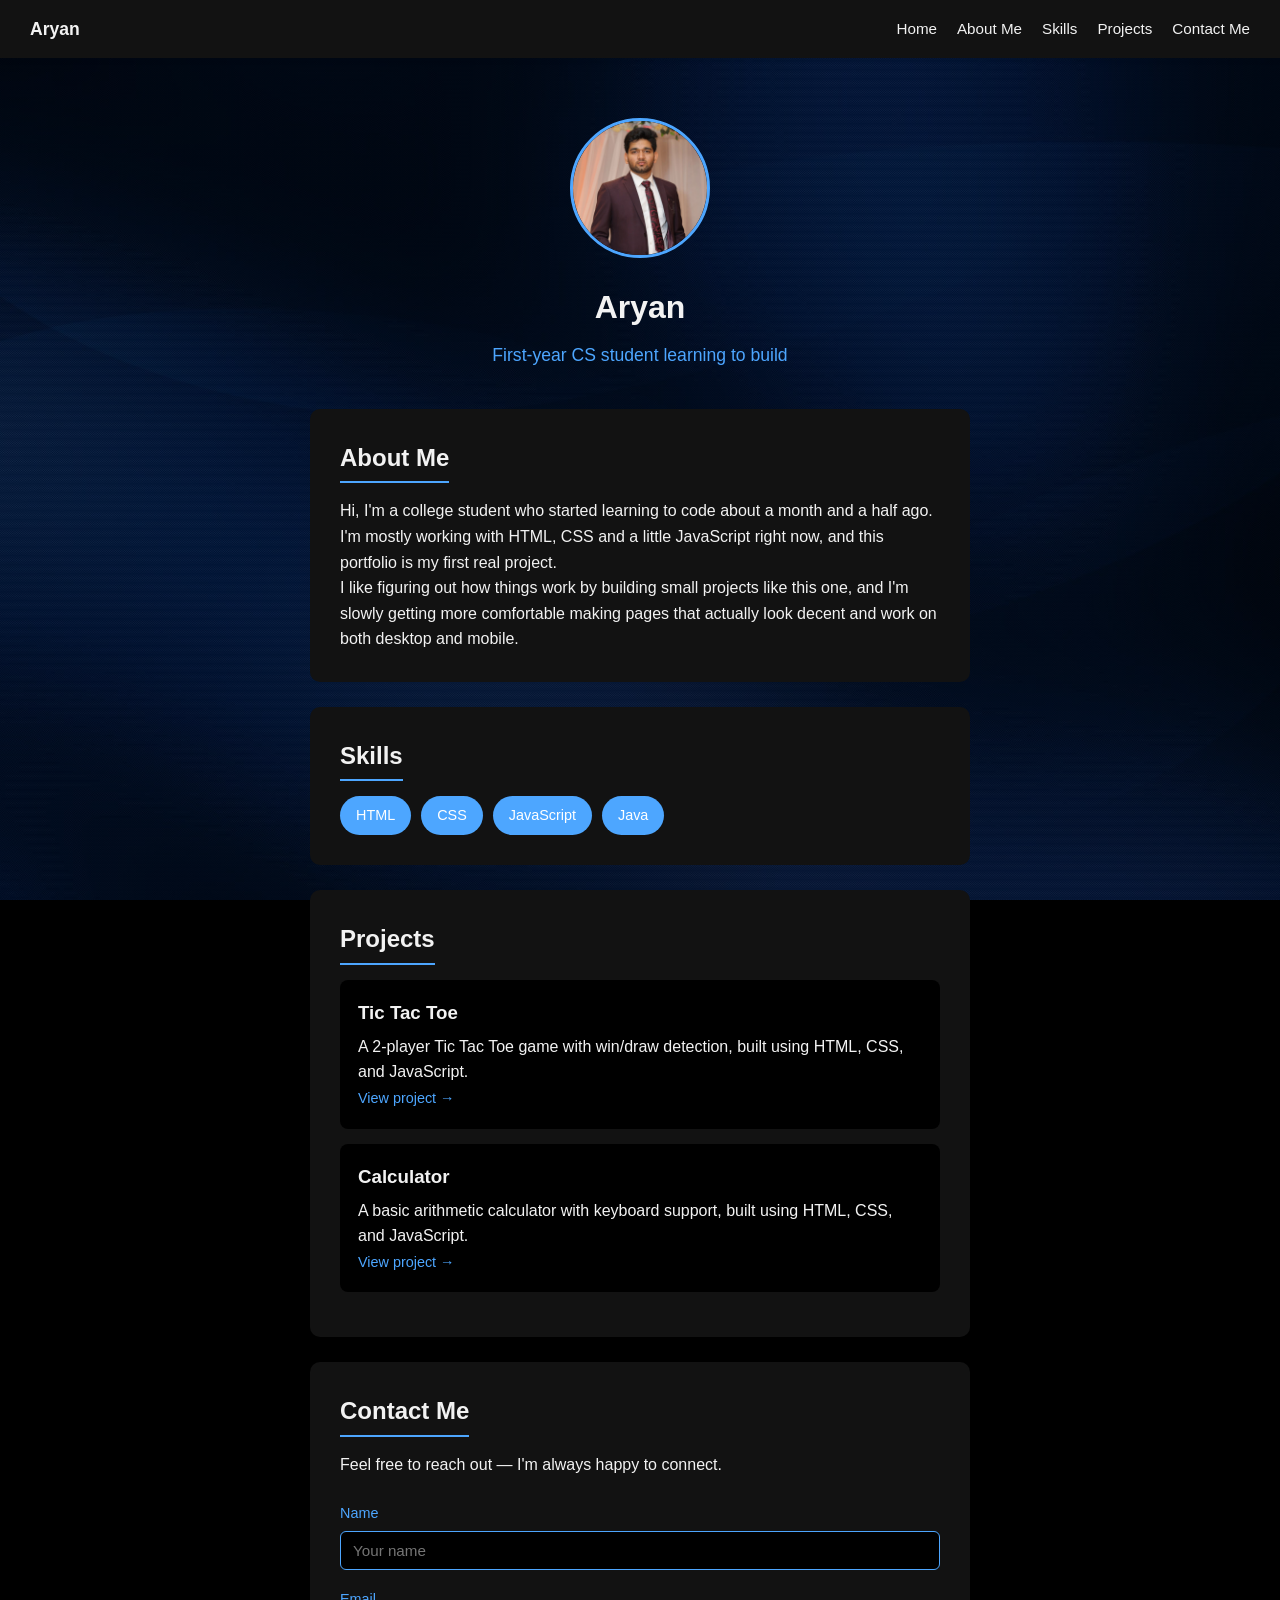
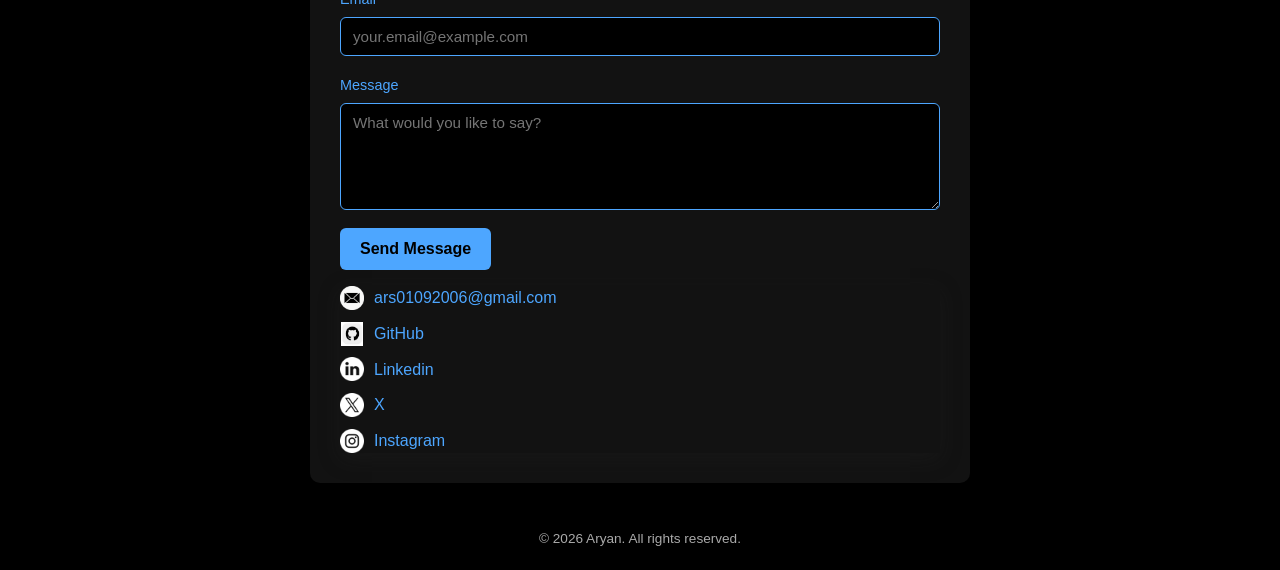
<file: index.html>
<!DOCTYPE html>
<html lang="en">
<head>
  <meta charset="UTF-8">
  <meta name="viewport" content="width=device-width, initial-scale=1.0">
  <title>Aryan | Portfolio</title>
  <link rel="icon" type="image/jpeg" href="WhatsApp_Image_2026-09-28_at_01.01.02.jpeg">
  <link rel="stylesheet" href="style.css">
</head>
<body>

  <nav class="navbar">
    <a href="#home" class="nav-brand">Aryan</a>
    <ul class="nav-links">
      <li><a href="#home">Home</a></li>
      <li><a href="#about">About Me</a></li>
      <li><a href="#skills">Skills</a></li>
      <li><a href="#projects">Projects</a></li>
      <li><a href="#contact">Contact Me</a></li>
    </ul>
  </nav>

  <header id="home" class="hero">
    <img src="WhatsApp_Image_2026-09-28_at_01.01.02.jpeg" alt="My photo" class="avatar">
    <h1>Aryan</h1>
    <p class="tagline">First-year CS student learning to build</p>
  </header>

  <main>

    <section id="about" class="section">
      <h2>About Me</h2>
      <p>
        Hi, I'm a college student who started learning to code about a month
        and a half ago. I'm mostly working with HTML, CSS and a little
        JavaScript right now, and this portfolio is my first real project.
      </p>
      <p>
        I like figuring out how things work by building small projects like
        this one, and I'm slowly getting more comfortable making pages that
        actually look decent and work on both desktop and mobile.
      </p>
    </section>

    <section id="skills" class="section">
      <h2>Skills</h2>
      <ul class="skills-list">
        <li>HTML</li>
        <li>CSS</li>
        <li>JavaScript</li>
        <li>Java</li>
      </ul>
    </section>

    <section id="projects" class="section">
      <h2>Projects</h2>
      <div class="project-card">
        <h3>Tic Tac Toe</h3>
        <p>A 2-player Tic Tac Toe game with win/draw detection, built using HTML, CSS, and JavaScript.</p>
        <a href="https://aryan0110-ai.github.io/Portfolio/Project1-TicTacToe/index.html" target="_blank" rel="noopener">View project →</a>
      </div>
      <div class="project-card">
        <h3>Calculator</h3>
        <p>A basic arithmetic calculator with keyboard support, built using HTML, CSS, and JavaScript.</p>
        <a href="https://aryan0110-ai.github.io/Portfolio/Project2-Calculator/index.html" target="_blank" rel="noopener">View project →</a>
      </div>
    </section>

   <section id="contact" class="section">
      <h2>Contact Me</h2>
      <p>Feel free to reach out — I'm always happy to connect.</p>
      
 
      <form class="contact-form">
        <label for="name">Name</label>
        <input type="text" id="name" name="name" placeholder="Your name" required>
 
        <label for="email">Email</label>
        <input type="email" id="email" name="email" placeholder="your.email@example.com" required>
 
        <label for="message">Message</label>
        <textarea id="message" name="message" rows="5" placeholder="What would you like to say?" required></textarea>
 
        <button type="submit">Send Message</button>
      </form>
      <div class="contact-links">
        <a href="ars01092006@gmail.com"><img src="mail-logo.png" alt="Email"> ars01092006@gmail.com</a>
        <a href="https://github.com/aryan0110-ai" target="_blank" rel="noopener"> <img src="github-logo.jpg" alt="GitHub"> GitHub</a>
        <a href="www.linkedin.com/in/aryan-bb167b41b" target="_blank" rel="noopener"><img src="linkedin-logo.png" alt="LinkedIn"> Linkedin</a>
         <a href="https://x.com/Aryan0110ai" target="_blank" rel="noopener"><img src="x-logo.png" alt="X"> X</a>
        <a href="https://www.instagram.com/arya_n010906/" target="_blank" rel="noopener"><img src="insta.png" alt="Instagram"> Instagram</a>
      </div>
    </section>
  </main>

  <footer>
    <p> &copy; 2026 Aryan. All rights reserved.</p>
  </footer>

</body>
</html>
</file>
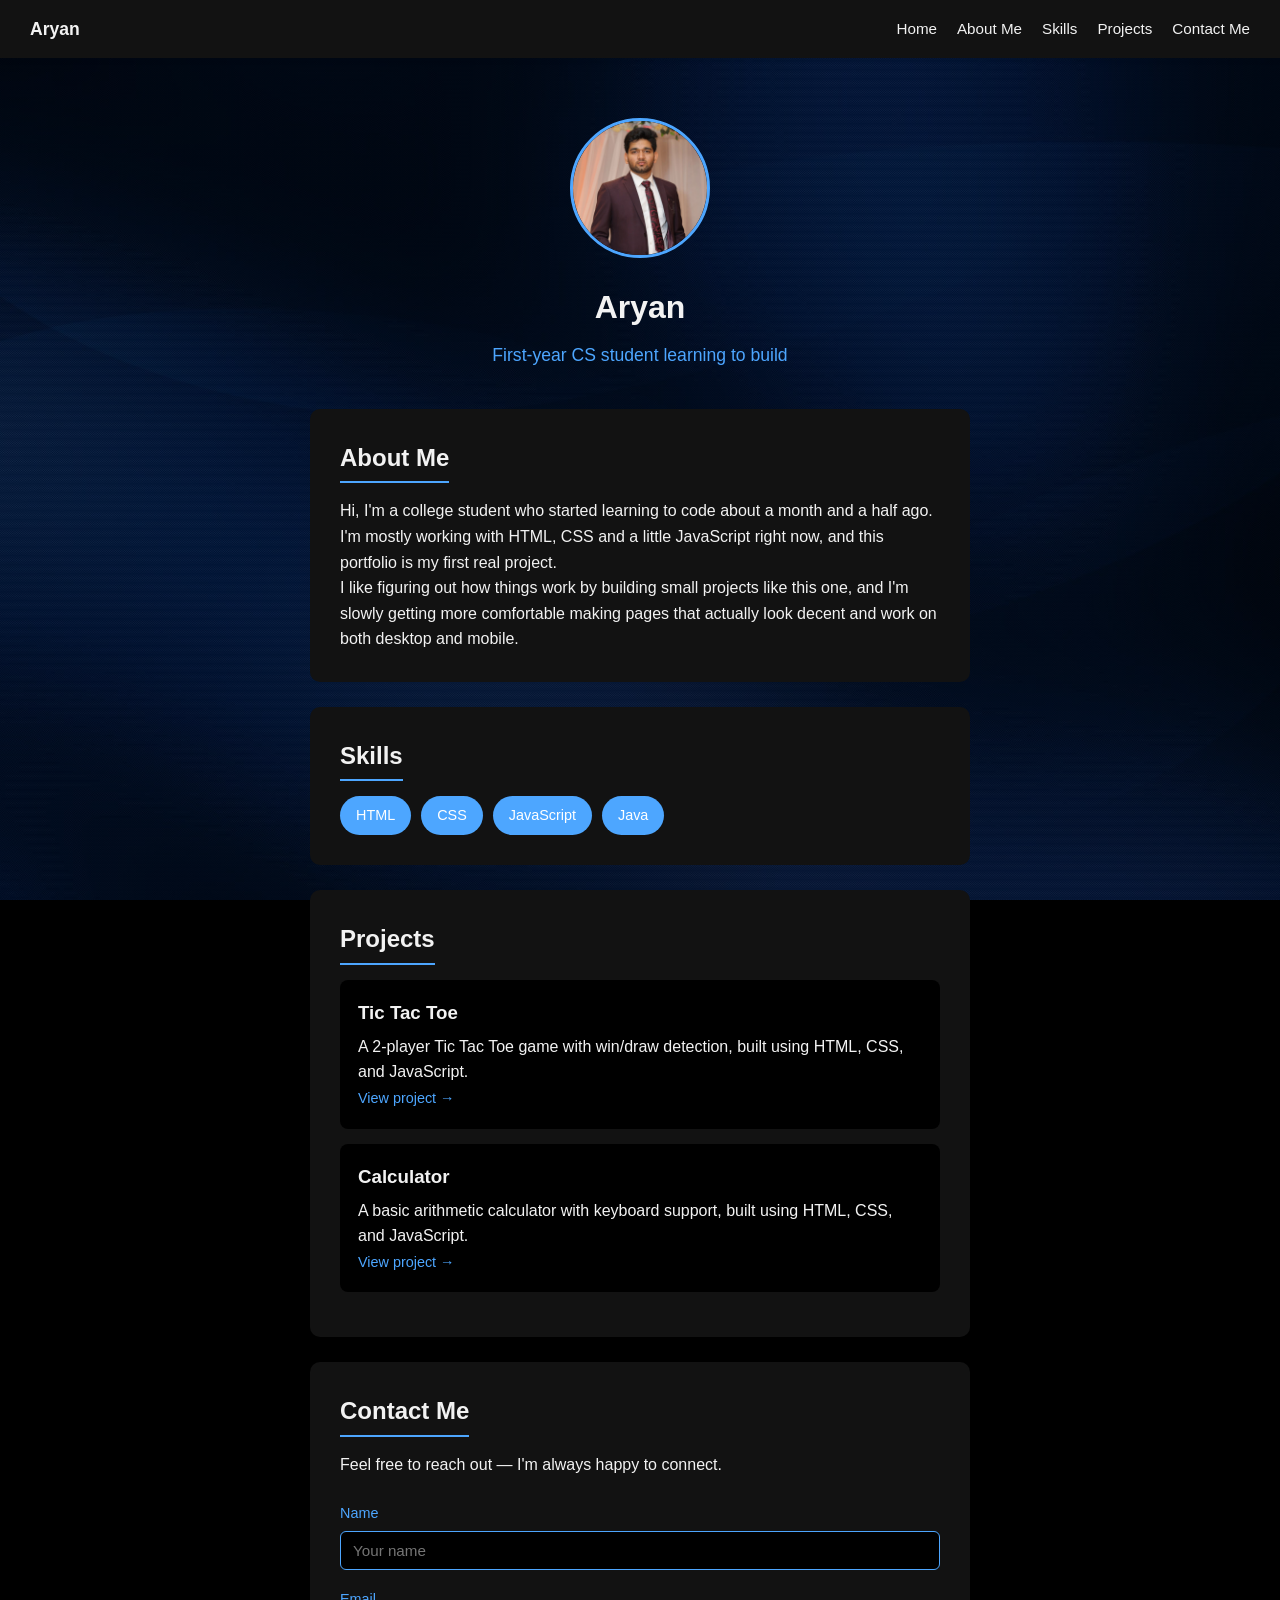
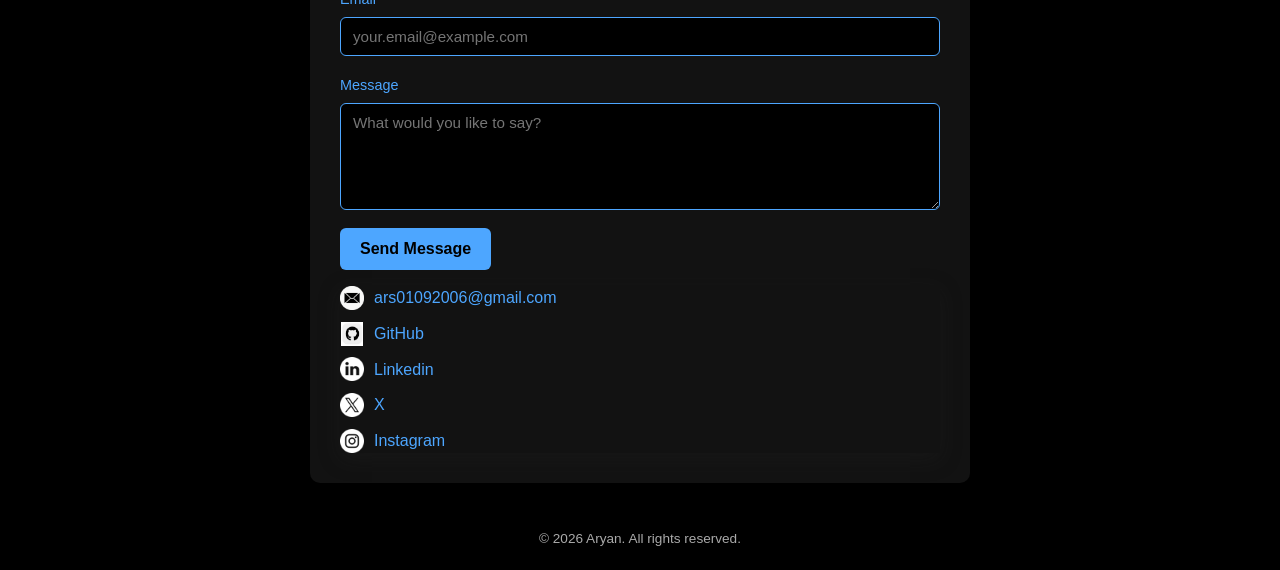
<file: Index.html>
<!DOCTYPE html>
<html lang="en">
<head>
  <meta charset="UTF-8">
  <meta name="viewport" content="width=device-width, initial-scale=1.0">
  <title>Aryan | Portfolio</title>
  <link rel="icon" type="image/jpeg" href="WhatsApp Image 2026-09-28 at 01.01.02.jpeg">
  <link rel="stylesheet" href="style.css">
</head>
<body>

  <nav class="navbar">
    <a href="#home" class="nav-brand">Aryan</a>
    <ul class="nav-links">
      <li><a href="#home">Home</a></li>
      <li><a href="#about">About Me</a></li>
      <li><a href="#skills">Skills</a></li>
      <li><a href="#projects">Projects</a></li>
      <li><a href="#contact">Contact Me</a></li>
    </ul>
  </nav>

  <header id="home" class="hero">
    <img src="WhatsApp Image 2026-09-28 at 01.01.02.jpeg" alt="My photo" class="avatar">
    <h1>Aryan</h1>
    <p class="tagline">First-year CS student learning to build</p>
  </header>

  <main>

    <section id="about" class="section">
      <h2>About Me</h2>
      <p>
        Hi, I'm a college student who started learning to code about a month
        and a half ago. I'm mostly working with HTML, CSS and a little
        JavaScript right now, and this portfolio is my first real project.
      </p>
      <p>
        I like figuring out how things work by building small projects like
        this one, and I'm slowly getting more comfortable making pages that
        actually look decent and work on both desktop and mobile.
      </p>
    </section>

    <section id="skills" class="section">
      <h2>Skills</h2>
      <ul class="skills-list">
        <li>HTML</li>
        <li>CSS</li>
        <li>JavaScript</li>
        <li>Java</li>
      </ul>
    </section>

    <section id="projects" class="section">
      <h2>Projects</h2>
      <div class="project-card">
        <h3>Tic Tac Toe</h3>
        <p>A 2-player Tic Tac Toe game with win/draw detection, built using HTML, CSS, and JavaScript.</p>
        <a href="/Users/aryan/Documents/Web Dev 101/Web Dev 101 Term 1 Project/Project1/index.html" target="_blank" rel="noopener">View project →</a>
      </div>
      <div class="project-card">
        <h3>Calculator</h3>
        <p>A basic arithmetic calculator with keyboard support, built using HTML, CSS, and JavaScript.</p>
        <a href="/Users/aryan/Documents/Web Dev 101/Web Dev 101 Term 1 Project/Project2/index.html" target="_blank" rel="noopener">View project →</a>
      </div>
    </section>

   <section id="contact" class="section">
      <h2>Contact Me</h2>
      <p>Feel free to reach out — I'm always happy to connect.</p>
      
 
      <form class="contact-form">
        <label for="name">Name</label>
        <input type="text" id="name" name="name" placeholder="Your name" required>
 
        <label for="email">Email</label>
        <input type="email" id="email" name="email" placeholder="your.email@example.com" required>
 
        <label for="message">Message</label>
        <textarea id="message" name="message" rows="5" placeholder="What would you like to say?" required></textarea>
 
        <button type="submit">Send Message</button>
      </form>
      <div class="contact-links">
        <a href="ars01092006@gmail.com"><img src="mail-logo.png" alt="Email"> ars01092006@gmail.com</a>
        <a href="https://github.com/aryan0110-ai" target="_blank" rel="noopener"> <img src="github-logo.jpg" alt="GitHub"> GitHub</a>
        <a href="www.linkedin.com/in/aryan-bb167b41b" target="_blank" rel="noopener"><img src="linkedin-logo.png" alt="LinkedIn"> Linkedin</a>
         <a href="https://x.com/Aryan0110ai" target="_blank" rel="noopener"><img src="x-logo.png" alt="X"> X</a>
        <a href="https://www.instagram.com/arya_n010906/" target="_blank" rel="noopener"><img src="insta.png" alt="Instagram"> Instagram</a>
      </div>
    </section>
  </main>

  <footer>
    <p> &copy; 2026 Aryan. All rights reserved.</p>
  </footer>

</body>
</html>
</file>
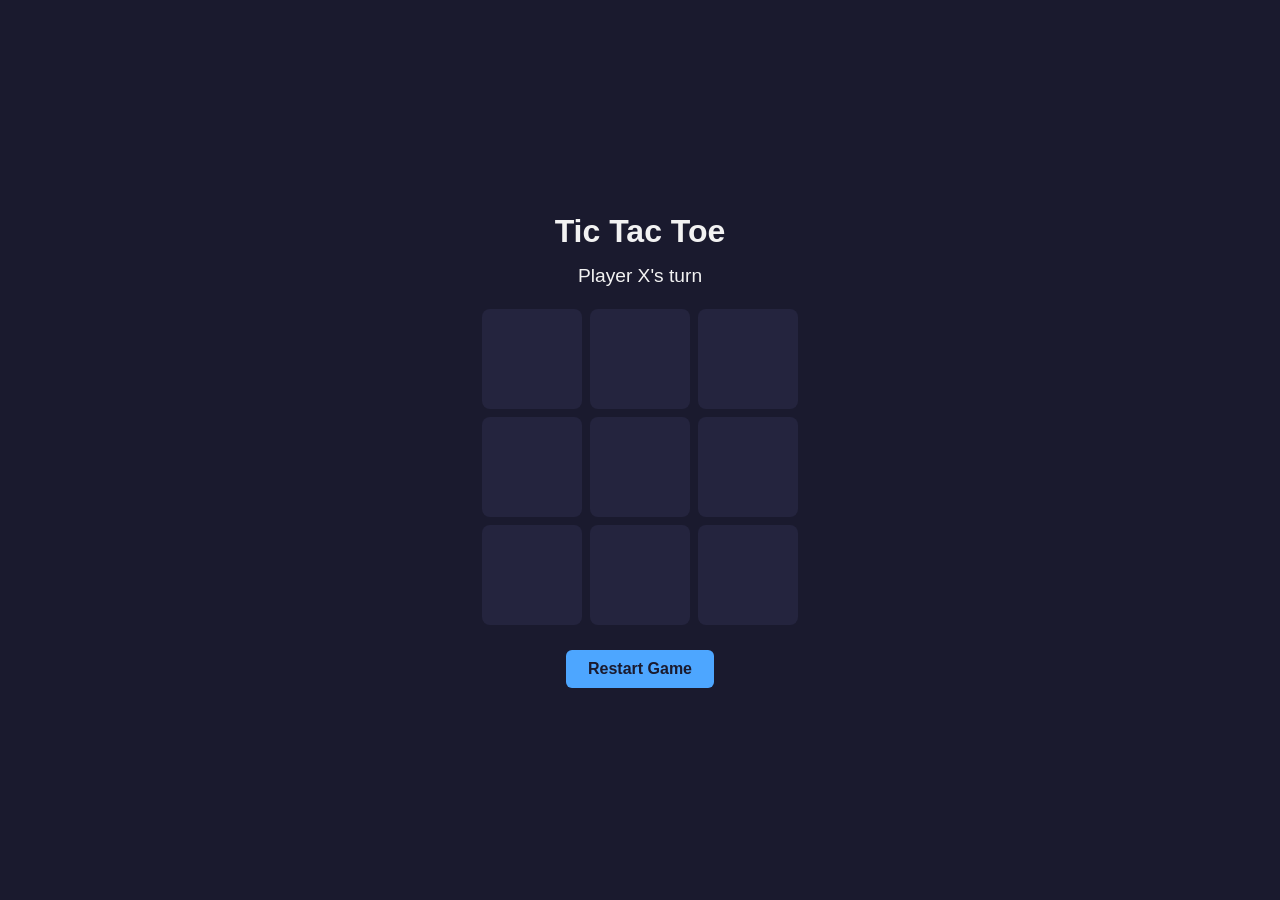
<file: Project1-TicTacToe/Index.html>
<!DOCTYPE html>
<html lang="en">
<head>
  <meta charset="UTF-8">
  <meta name="viewport" content="width=device-width, initial-scale=1.0">
  <title>Tic Tac Toe</title>
  <link rel="stylesheet" href="Project1.css">
</head>
<body>

  <div class="game">
    <h1>Tic Tac Toe</h1>

    <p id="status">Player X's turn</p>

    <div class="board" id="board">
      <div class="cell" data-index="0"></div>
      <div class="cell" data-index="1"></div>
      <div class="cell" data-index="2"></div>
      <div class="cell" data-index="3"></div>
      <div class="cell" data-index="4"></div>
      <div class="cell" data-index="5"></div>
      <div class="cell" data-index="6"></div>
      <div class="cell" data-index="7"></div>
      <div class="cell" data-index="8"></div>
    </div>

    <button id="resetBtn">Restart Game</button>
  </div>

  <script src="Project1.js"></script>
</body>
</html>
</file>
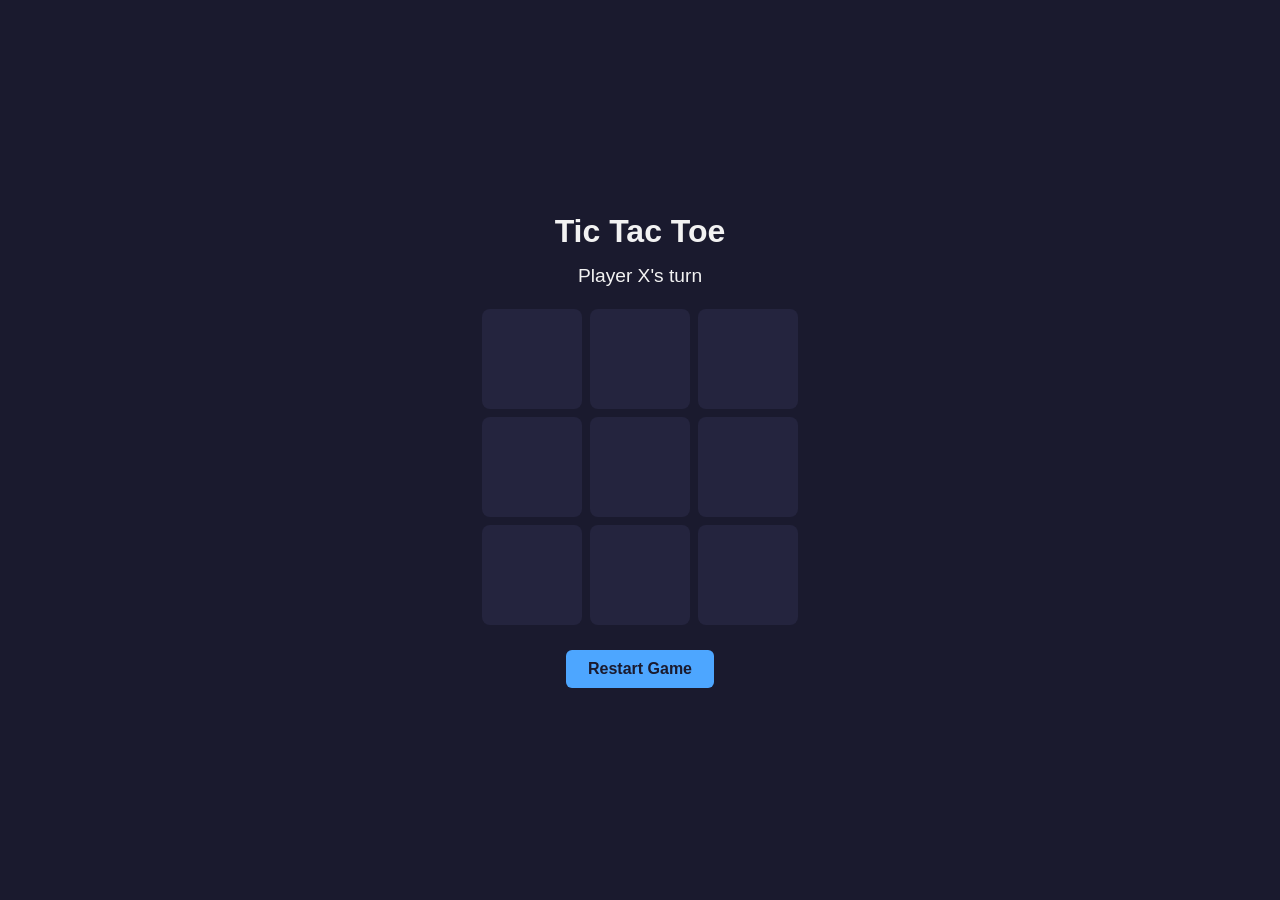
<file: Project1-TicTacToe/index.html>
<!DOCTYPE html>
<html lang="en">
<head>
  <meta charset="UTF-8">
  <meta name="viewport" content="width=device-width, initial-scale=1.0">
  <title>Tic Tac Toe</title>
  <link rel="stylesheet" href="Project1.css">
</head>
<body>

  <div class="game">
    <h1>Tic Tac Toe</h1>

    <p id="status">Player X's turn</p>

    <div class="board" id="board">
      <div class="cell" data-index="0"></div>
      <div class="cell" data-index="1"></div>
      <div class="cell" data-index="2"></div>
      <div class="cell" data-index="3"></div>
      <div class="cell" data-index="4"></div>
      <div class="cell" data-index="5"></div>
      <div class="cell" data-index="6"></div>
      <div class="cell" data-index="7"></div>
      <div class="cell" data-index="8"></div>
    </div>

    <button id="resetBtn">Restart Game</button>
  </div>

  <script src="Project1.js"></script>
</body>
</html>
</file>
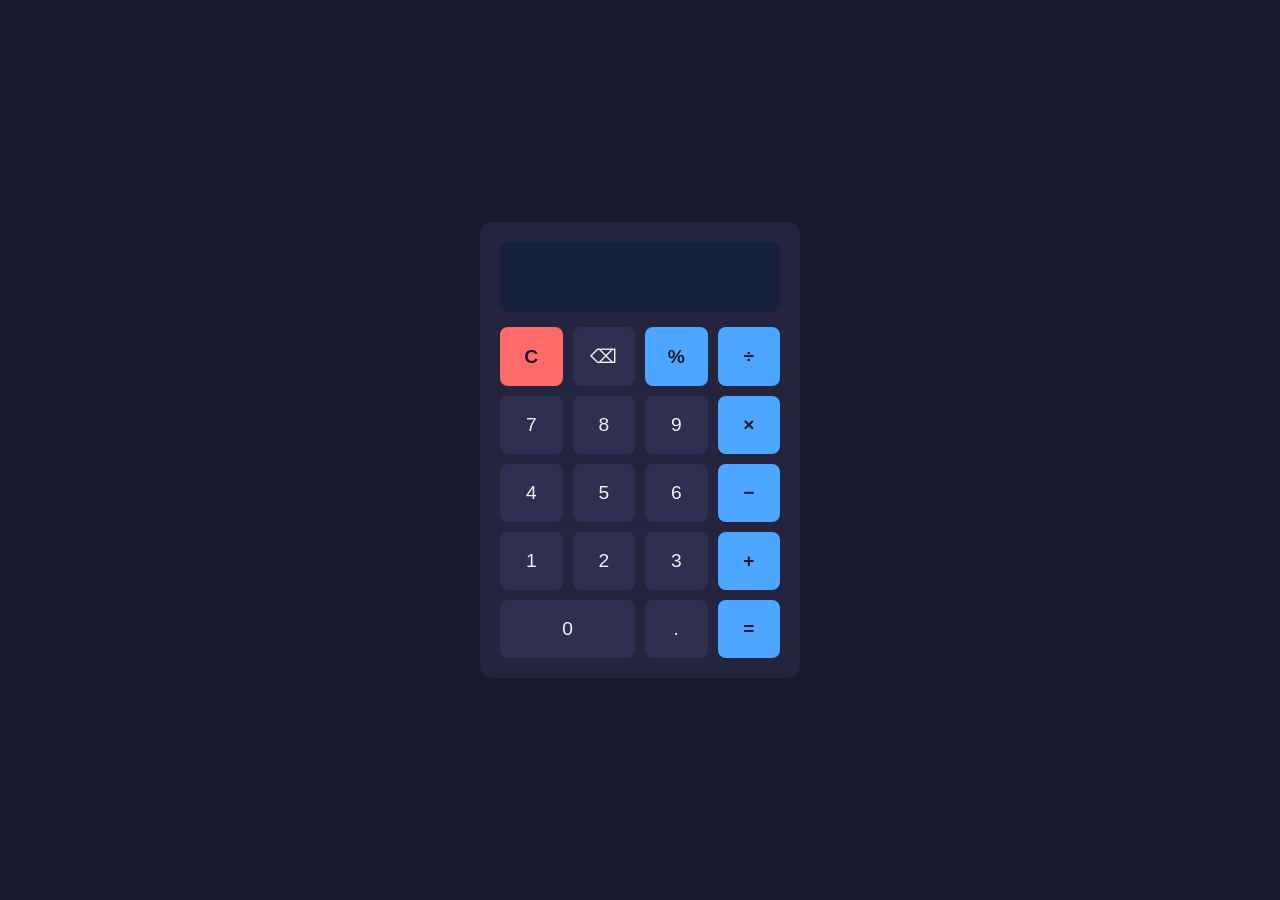
<file: Project2-Calculator/Index.html>
<!DOCTYPE html>
<html lang="en">
<head>
  <meta charset="UTF-8">
  <meta name="viewport" content="width=device-width, initial-scale=1.0">
  <title>Calculator</title>
  <link rel="stylesheet" href="Project2.css">
</head>
<body>

  <div class="calculator">
    <input type="text" id="display" disabled>

    <div class="buttons">
      <button class="btn clear" data-action="clear">C</button>
      <button class="btn" data-action="delete">⌫</button>
      <button class="btn operator" data-value="%">%</button>
      <button class="btn operator" data-value="/">÷</button>

      <button class="btn" data-value="7">7</button>
      <button class="btn" data-value="8">8</button>
      <button class="btn" data-value="9">9</button>
      <button class="btn operator" data-value="*">×</button>

      <button class="btn" data-value="4">4</button>
      <button class="btn" data-value="5">5</button>
      <button class="btn" data-value="6">6</button>
      <button class="btn operator" data-value="-">−</button>

      <button class="btn" data-value="1">1</button>
      <button class="btn" data-value="2">2</button>
      <button class="btn" data-value="3">3</button>
      <button class="btn operator" data-value="+">+</button>

      <button class="btn zero" data-value="0">0</button>
      <button class="btn" data-value=".">.</button>
      <button class="btn equals" data-action="calculate">=</button>
    </div>
  </div>

  <script src="Project2.js"></script>
</body>
</html>
</file>
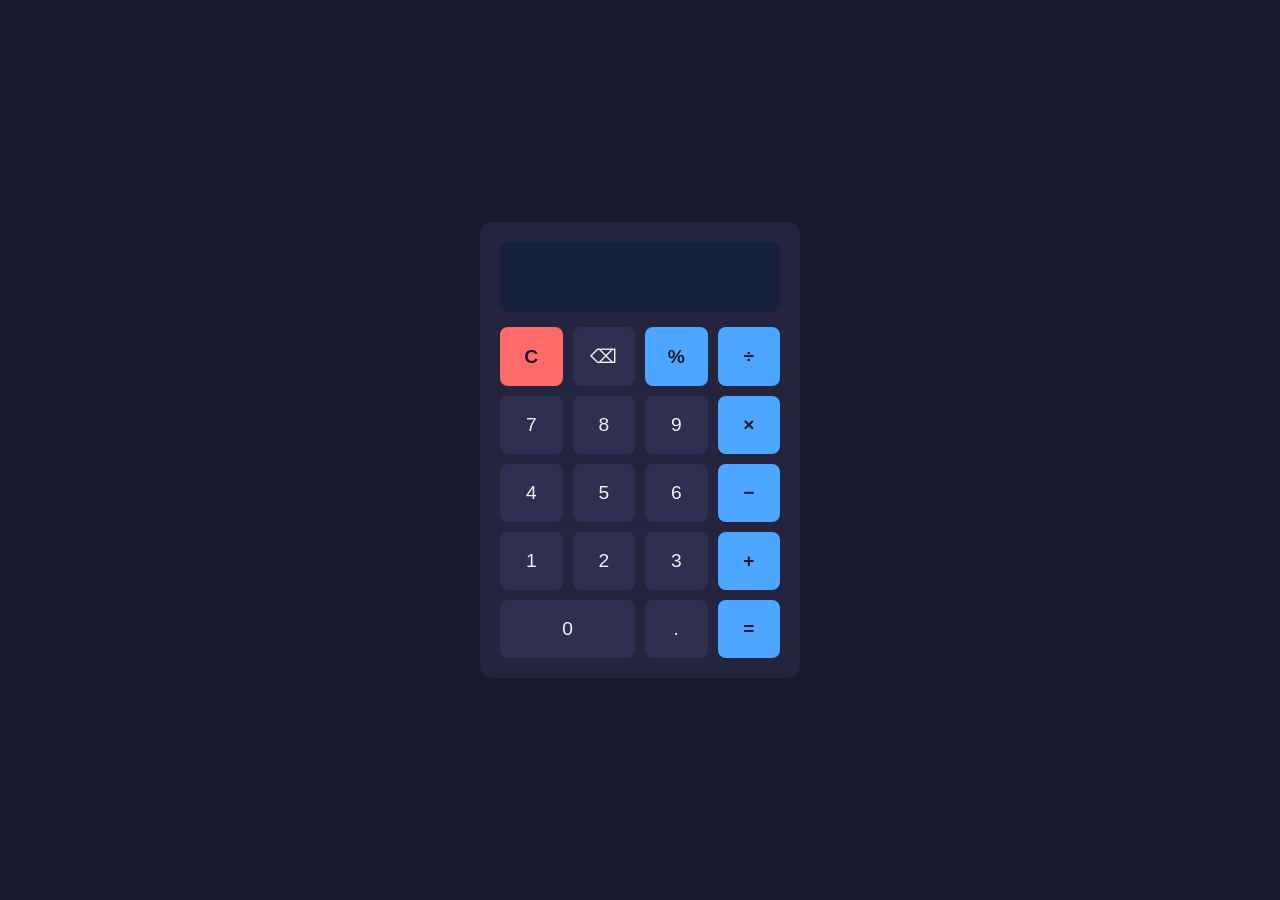
<file: Project2-Calculator/index.html>
<!DOCTYPE html>
<html lang="en">
<head>
  <meta charset="UTF-8">
  <meta name="viewport" content="width=device-width, initial-scale=1.0">
  <title>Calculator</title>
  <link rel="stylesheet" href="Project2.css">
</head>
<body>

  <div class="calculator">
    <input type="text" id="display" disabled>

    <div class="buttons">
      <button class="btn clear" data-action="clear">C</button>
      <button class="btn" data-action="delete">⌫</button>
      <button class="btn operator" data-value="%">%</button>
      <button class="btn operator" data-value="/">÷</button>

      <button class="btn" data-value="7">7</button>
      <button class="btn" data-value="8">8</button>
      <button class="btn" data-value="9">9</button>
      <button class="btn operator" data-value="*">×</button>

      <button class="btn" data-value="4">4</button>
      <button class="btn" data-value="5">5</button>
      <button class="btn" data-value="6">6</button>
      <button class="btn operator" data-value="-">−</button>

      <button class="btn" data-value="1">1</button>
      <button class="btn" data-value="2">2</button>
      <button class="btn" data-value="3">3</button>
      <button class="btn operator" data-value="+">+</button>

      <button class="btn zero" data-value="0">0</button>
      <button class="btn" data-value=".">.</button>
      <button class="btn equals" data-action="calculate">=</button>
    </div>
  </div>

  <script src="Project2.js"></script>
</body>
</html>
</file>
<file: style.css>
html {
  scroll-behavior: smooth;
}
.hero,
.section {
  scroll-margin-top: 70px; /* roughly the navbar's height */
}
:root {
  --bg: #000000;
  --text: #f2f2f2;
  --accent: #4da6ff;
  --card-bg: #121212;
}

body {
  background-color: #000;
  background-image:
    linear-gradient(rgba(0, 0, 0, 0.7), rgba(0, 0, 0, 0.7)),
    url("1GcNkBU.jpg");
  background-size: cover;
  background-position: center;
  background-attachment: fixed;
}

/* Reset-ish basics */
* {
  margin: 0;
  padding: 0;
  box-sizing: border-box;
}

body {
  font-family: 'Segoe UI', Arial, sans-serif;
  background-color: var(--bg);
  color: var(--text);
  line-height: 1.6;
}

/* nav bar */
.navbar {
  position: sticky;
  top: 0;
  display: flex;
  justify-content: space-between;
  align-items: center;
  background-color: var(--card-bg);
  padding: 15px 30px;
  box-shadow: 0 2px 6px rgba(0, 0, 0, 0.08);
  z-index: 10;
}

.nav-brand {
  font-weight: bold;
  color: var(--text);
  text-decoration: none;
  font-size: 1.1rem;
}

.nav-links {
  list-style: none;
  display: flex;
  gap: 20px;
}

.nav-links a {
  color: var(--text);
  text-decoration: none;
  font-size: 0.95rem;
}

.nav-links a:hover {
  color: var(--accent);
}

/* Hero section */
.hero {
  text-align: center;
  padding: 60px 20px 40px;
}

.avatar {
  width: 140px;
  height: 140px;
  border-radius: 50%;
  object-fit: cover;
  border: 3px solid var(--accent);
  margin-bottom: 16px;
}

.hero h1 {
  font-size: 2rem;
  margin-bottom: 8px;
}

.tagline {
  color: var(--accent);
  font-size: 1.1rem;
}

/* Section layout */
main {
  max-width: 700px;
  margin: 0 auto;
  padding: 0 20px;
}

.section {
  background-color: var(--card-bg);
  border-radius: 10px;
  padding: 30px;
  margin-bottom: 25px;
}

.section h2 {
  margin-bottom: 15px;
  border-bottom: 2px solid var(--accent);
  display: inline-block;
  padding-bottom: 4px;
}

/* Skills */
.skills-list {
  list-style: none;
  display: flex;
  flex-wrap: wrap;
  gap: 10px;
}

.skills-list li {
  background-color: var(--accent);
  color: #fff;
  padding: 8px 16px;
  border-radius: 20px;
  font-size: 0.9rem;
}

/* Project */
.project-card {
  background-color: var(--bg);
  border-radius: 8px;
  padding: 18px;
  margin-bottom: 15px;
}

.project-card h3 {
  margin-bottom: 6px;
}

.project-card a {
  color: var(--accent);
  text-decoration: none;
  font-size: 0.9rem;
}

/* Contact links */
.contact-links {
  display: flex;
  flex-direction: column;
  gap: 10px;
  margin-top: 15px;
  box-shadow: 0 6px 20px #26262640;
}

.contact-links a {
  display: flex;
  align-items: center;
  gap: 10px;
  color: var(--accent);
  text-decoration: none;
} 

.contact-links img {
  width: 24px;
  height: 24px;
  object-fit: contain;
}

.contact-links a:hover {
  text-decoration: underline;
  transform: translateY(-3px);
}

/* Contact form */
.contact-form {
  display: flex;
  flex-direction: column;
  gap: 6px;
  margin-top: 25px;
}
 
.contact-form label {
  font-size: 0.9rem;
  color: var(--accent);
}
 
.contact-form input,
.contact-form textarea {
  background-color: var(--bg);
  color: var(--text);
  border: 1px solid var(--accent);
  border-radius: 6px;
  padding: 10px 12px;
  font-family: inherit;
  font-size: 0.95rem;
  margin-bottom: 12px;
  resize: vertical;
}
 
.contact-form input:focus,
.contact-form textarea:focus {
  outline: none;
  border-color: var(--accent);
  box-shadow: 0 0 0 2px var(--accent);
}
 
.contact-form button {
  background-color: var(--accent);
  color: var(--bg);
  border: none;
  border-radius: 6px;
  padding: 12px 20px;
  font-size: 1rem;
  font-weight: bold;
  cursor: pointer;
  align-self: flex-start;
}
 
.contact-form button:hover {
  opacity: 0.9;
}
 
/* Footer */
footer {
  text-align: center;
  padding: 20px;
  font-size: 0.85rem;
  opacity: 0.7;
}

/* media */
@media (max-width: 768px) {
  .navbar {
    flex-direction: column;
    gap: 10px;
    padding: 15px;
  }

  .nav-links {
    flex-wrap: wrap;
    justify-content: center;
    gap: 12px;
  }

  .hero h1 {
    font-size: 1.6rem;
  }

  .section {
    padding: 20px;
  }
}
</file>
<file: Project1-TicTacToe/Project1.css>
* {
  margin: 0;
  padding: 0;
  box-sizing: border-box;
}

body {
  min-height: 100vh;
  display: flex;
  align-items: center;
  justify-content: center;
  background-color: #1a1a2e;
  font-family: 'Segoe UI', Arial, sans-serif;
  color: #f2f2f2;
}

.game {
  text-align: center;
}

h1 {
  margin-bottom: 15px;
}

#status {
  margin-bottom: 20px;
  font-size: 1.2rem;
  min-height: 1.5rem;
}

.board {
  display: grid;
  grid-template-columns: repeat(3, 100px);
  grid-template-rows: repeat(3, 100px);
  gap: 8px;
  margin: 0 auto 25px;
  width: fit-content;
}

.cell {
  background-color: #24243e;
  border-radius: 8px;
  display: flex;
  align-items: center;
  justify-content: center;
  font-size: 2.5rem;
  font-weight: bold;
  cursor: pointer;
  user-select: none;
}

.cell:hover {
  background-color: #2f2f52;
}

.cell.x {
  color: #4da6ff;
}

.cell.o {
  color: #ff6b6b;
}

.cell.win {
  background-color: #3a6ea5;
}

button#resetBtn {
  background-color: #4da6ff;
  color: #1a1a2e;
  border: none;
  border-radius: 6px;
  padding: 10px 22px;
  font-size: 1rem;
  font-weight: bold;
  cursor: pointer;
}

button#resetBtn:hover {
  opacity: 0.9;
}

/* Responsive: shrink board on small screens */
@media (max-width: 400px) {
  .board {
    grid-template-columns: repeat(3, 80px);
    grid-template-rows: repeat(3, 80px);
  }

  .cell {
    font-size: 2rem;
  }
}
</file>
<file: Project2-Calculator/Project2.css>
* {
  margin: 0;
  padding: 0;
  box-sizing: border-box;
}

body {
  min-height: 100vh;
  display: flex;
  align-items: center;
  justify-content: center;
  background-color: #1a1a2e;
  font-family: 'Segoe UI', Arial, sans-serif;
}

.calculator {
  background-color: #24243e;
  padding: 20px;
  border-radius: 12px;
  width: 320px;
}

#display {
  width: 100%;
  height: 70px;
  margin-bottom: 15px;
  background-color: #16213e;
  color: #f2f2f2;
  border: none;
  border-radius: 8px;
  text-align: right;
  font-size: 2rem;
  padding: 0 15px;
}

.buttons {
  display: grid;
  grid-template-columns: repeat(4, 1fr);
  gap: 10px;
}

.btn {
  background-color: #2f2f52;
  color: #f2f2f2;
  border: none;
  border-radius: 8px;
  font-size: 1.2rem;
  padding: 18px 0;
  cursor: pointer;
}

.btn:hover {
  background-color: #3a3a66;
}

.btn.operator {
  background-color: #4da6ff;
  color: #1a1a2e;
  font-weight: bold;
}

.btn.operator:hover {
  opacity: 0.9;
}

.btn.equals {
  background-color: #4da6ff;
  color: #1a1a2e;
  font-weight: bold;
  grid-column: span 1;
}

.btn.clear {
  background-color: #ff6b6b;
  color: #1a1a2e;
  font-weight: bold;
}

.btn.zero {
  grid-column: span 2;
}

/* Responsive: shrink on very small screens */
@media (max-width: 360px) {
  .calculator {
    width: 100%;
    border-radius: 0;
  }
}
</file>
